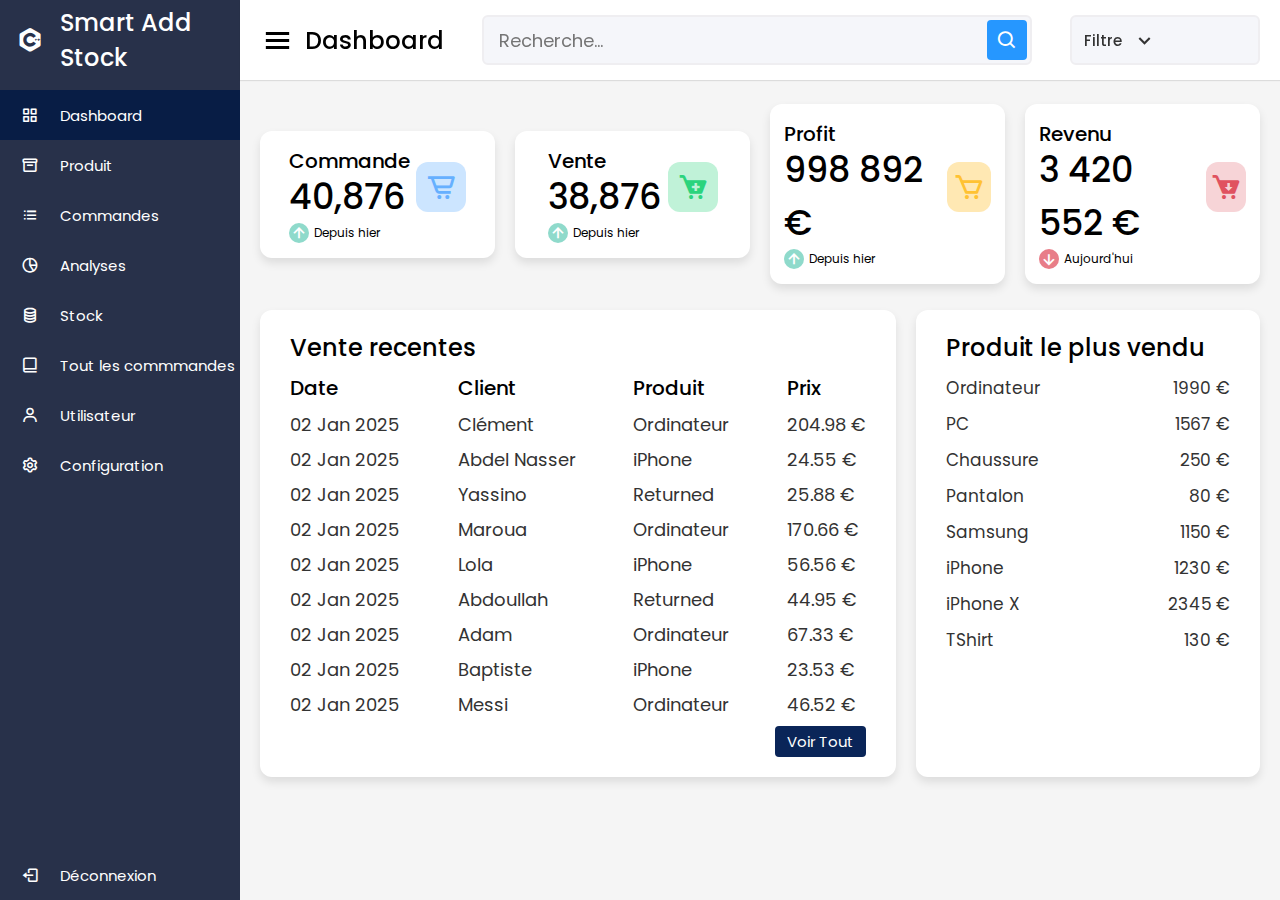
<file: gstock/index.html>
<!DOCTYPE html>
<html lang="fr" dir="ltr">
  <head>
    <meta charset="UTF-8" />
    <title>Admin Dashboard</title>
    <link rel="stylesheet" href="style.css" />
    <!-- Boxicons CDN Link -->
    <link
      href="https://unpkg.com/boxicons@2.0.7/css/boxicons.min.css"
      rel="stylesheet"
    />
    <meta name="viewport" content="width=device-width, initial-scale=1.0" />
  </head>
  <body>
    <div class="sidebar">
      <div class="logo-details">
        <i class="bx bxl-c-plus-plus"></i>
        <span class="logo_name">Smart Add Stock</span>
      </div>
      <ul class="nav-links">
        <li>
          <a href="#" class="active">
            <i class="bx bx-grid-alt"></i>
            <span class="links_name">Dashboard</span>
          </a>
        </li>
        <li>
          <a href="#">
            <i class="bx bx-box"></i>
            <span class="links_name">Produit</span>
          </a>
        </li>
        <li>
          <a href="#">
            <i class="bx bx-list-ul"></i>
            <span class="links_name">Commandes</span>
          </a>
        </li>
        <li>
          <a href="#">
            <i class="bx bx-pie-chart-alt-2"></i>
            <span class="links_name">Analyses</span>
          </a>
        </li>
        <li>
          <a href="#">
            <i class="bx bx-coin-stack"></i>
            <span class="links_name">Stock</span>
          </a>
        </li>
        <li>
          <a href="#">
            <i class="bx bx-book-alt"></i>
            <span class="links_name">Tout les commmandes</span>
          </a>
        </li>
        <li>
          <a href="#">
            <i class="bx bx-user"></i>
            <span class="links_name">Utilisateur</span>
          </a>
        </li>
        <!-- <li>
          <a href="#">
            <i class="bx bx-message" ></i>
            <span class="links_name">Messages</span>
          </a>
        </li>
        <li>
          <a href="#">
            <i class="bx bx-heart" ></i>
            <span class="links_name">Favrorites</span>
          </a>
        </li> -->
        <li>
          <a href="#">
            <i class="bx bx-cog"></i>
            <span class="links_name">Configuration</span>
          </a>
        </li>
        <li class="log_out">
          <a href="#">
            <i class="bx bx-log-out"></i>
            <span class="links_name">Déconnexion</span>
          </a>
        </li>
      </ul>
    </div>
    <section class="home-section">
      <nav>
        <div class="sidebar-button">
          <i class="bx bx-menu sidebarBtn"></i>
          <span class="dashboard">Dashboard</span>
        </div>
        <div class="search-box">
          <input type="text" placeholder="Recherche..." />
          <i class="bx bx-search"></i>
        </div>
        <div class="profile-details">
          <!--<img src="images/profile.jpg" alt="">-->
          <span class="admin_name">Filtre</span>
          <i class="bx bx-chevron-down"></i>
        </div>
      </nav>

      <div class="home-content">
        <div class="overview-boxes">
          <div class="box">
            <div class="right-side">
              <div class="box-topic">Commande</div>
              <div class="number">40,876</div>
              <div class="indicator">
                <i class="bx bx-up-arrow-alt"></i>
                <span class="text">Depuis hier</span>
              </div>
            </div>
            <i class="bx bx-cart-alt cart"></i>
          </div>
          <div class="box">
            <div class="right-side">
              <div class="box-topic">Vente</div>
              <div class="number">38,876</div>
              <div class="indicator">
                <i class="bx bx-up-arrow-alt"></i>
                <span class="text">Depuis hier</span>
              </div>
            </div>
            <i class="bx bxs-cart-add cart two"></i>
          </div>
          <div class="box">
            <div class="right-side">
              <div class="box-topic">Profit</div>
              <div class="number">998 892 €</div>
              <div class="indicator">
                <i class="bx bx-up-arrow-alt"></i>
                <span class="text">Depuis hier</span>
              </div>
            </div>
            <i class="bx bx-cart cart three"></i>
          </div>
          <div class="box">
            <div class="right-side">
              <div class="box-topic">Revenu</div>
              <div class="number">3 420 552 €</div>
              <div class="indicator">
                <i class="bx bx-down-arrow-alt down"></i>
                <span class="text">Aujourd'hui</span>
              </div>
            </div>
            <i class="bx bxs-cart-download cart four"></i>
          </div>
        </div>

        <div class="sales-boxes">
          <div class="recent-sales box">
            <div class="title">Vente recentes</div>
            <div class="sales-details">
              <ul class="details">
                <li class="topic">Date</li>
                <li><a href="#">02 Jan 2025</a></li>
                <li><a href="#">02 Jan 2025</a></li>
                <li><a href="#">02 Jan 2025</a></li>
                <li><a href="#">02 Jan 2025</a></li>
                <li><a href="#">02 Jan 2025</a></li>
                <li><a href="#">02 Jan 2025</a></li>
                <li><a href="#">02 Jan 2025</a></li>
                <li><a href="#">02 Jan 2025</a></li>
                <li><a href="#">02 Jan 2025</a></li>
              </ul>
              <ul class="details">
                <li class="topic">Client</li>
                <li><a href="#">Clément </a></li>
                <li><a href="#">Abdel Nasser</a></li>
                <li><a href="#">Yassino</a></li>
                <li><a href="#">Maroua</a></li>
                <li><a href="#">Lola</a></li>
                <li><a href="#">Abdoullah</a></li>
                <li><a href="#">Adam</a></li>
                <li><a href="#">Baptiste</a></li>
                <li><a href="#">Messi</a></li>
              </ul>
              <ul class="details">
                <li class="topic">Produit</li>
                <li><a href="#">Ordinateur</a></li>
                <li><a href="#">iPhone</a></li>
                <li><a href="#">Returned</a></li>
                <li><a href="#">Ordinateur</a></li>
                <li><a href="#">iPhone</a></li>
                <li><a href="#">Returned</a></li>
                <li><a href="#">Ordinateur</a></li>
                <li><a href="#">iPhone</a></li>
                <li><a href="#">Ordinateur</a></li>
              </ul>
              <ul class="details">
                <li class="topic">Prix</li>
                <li><a href="#">204.98 €</a></li>
                <li><a href="#">24.55 €</a></li>
                <li><a href="#">25.88 €</a></li>
                <li><a href="#">170.66 €</a></li>
                <li><a href="#">56.56 €</a></li>
                <li><a href="#">44.95 €</a></li>
                <li><a href="#">67.33 €</a></li>
                <li><a href="#">23.53 €</a></li>
                <li><a href="#">46.52 €</a></li>
              </ul>
            </div>
            <div class="button">
              <a href="#">Voir Tout</a>
            </div>
          </div>
          <div class="top-sales box">
            <div class="title">Produit le plus vendu</div>
            <ul class="top-sales-details">
              <li>
                <a href="#">
                  <!--<img src="images/sunglasses.jpg" alt="">-->
                  <span class="product">Ordinateur</span>
                </a>
                <span class="price">1990 €</span>
              </li>
              <li>
                <a href="#">
                  <!--<img src="images/jeans.jpg" alt="">-->
                  <span class="product">PC</span>
                </a>
                <span class="price">1567 €</span>
              </li>
              <li>
                <a href="#">
                  <!-- <img src="images/nike.jpg" alt="">-->
                  <span class="product">Chaussure</span>
                </a>
                <span class="price">250 €</span>
              </li>
              <li>
                <a href="#">
                  <!--<img src="images/scarves.jpg" alt="">-->
                  <span class="product">Pantalon</span>
                </a>
                <span class="price">80 €</span>
              </li>
              <li>
                <a href="#">
                  <!--<img src="images/blueBag.jpg" alt="">-->
                  <span class="product">Samsung</span>
                </a>
                <span class="price">1150 €</span>
              </li>
              <li>
                <a href="#">
                  <!--<img src="images/bag.jpg" alt="">-->
                  <span class="product">iPhone</span>
                </a>
                <span class="price">1230 €</span>
              </li>

              <li>
                <a href="#">
                  <!--<img src="images/addidas.jpg" alt="">-->
                  <span class="product">iPhone X</span>
                </a>
                <span class="price">2345 €</span>
              </li>
              <li>
                <a href="#">
                  <!--<img src="images/shirt.jpg" alt="">-->
                  <span class="product">TShirt</span>
                </a>
                <span class="price">130 €</span>
              </li>
            </ul>
          </div>
        </div>
      </div>
    </section>

    <script>
      let sidebar = document.querySelector(".sidebar");
      let sidebarBtn = document.querySelector(".sidebarBtn");
      sidebarBtn.onclick = function () {
        sidebar.classList.toggle("active");
        if (sidebar.classList.contains("active")) {
          sidebarBtn.classList.replace("bx-menu", "bx-menu-alt-right");
        } else sidebarBtn.classList.replace("bx-menu-alt-right", "bx-menu");
      };
    </script>
  </body>
</html>
</file>
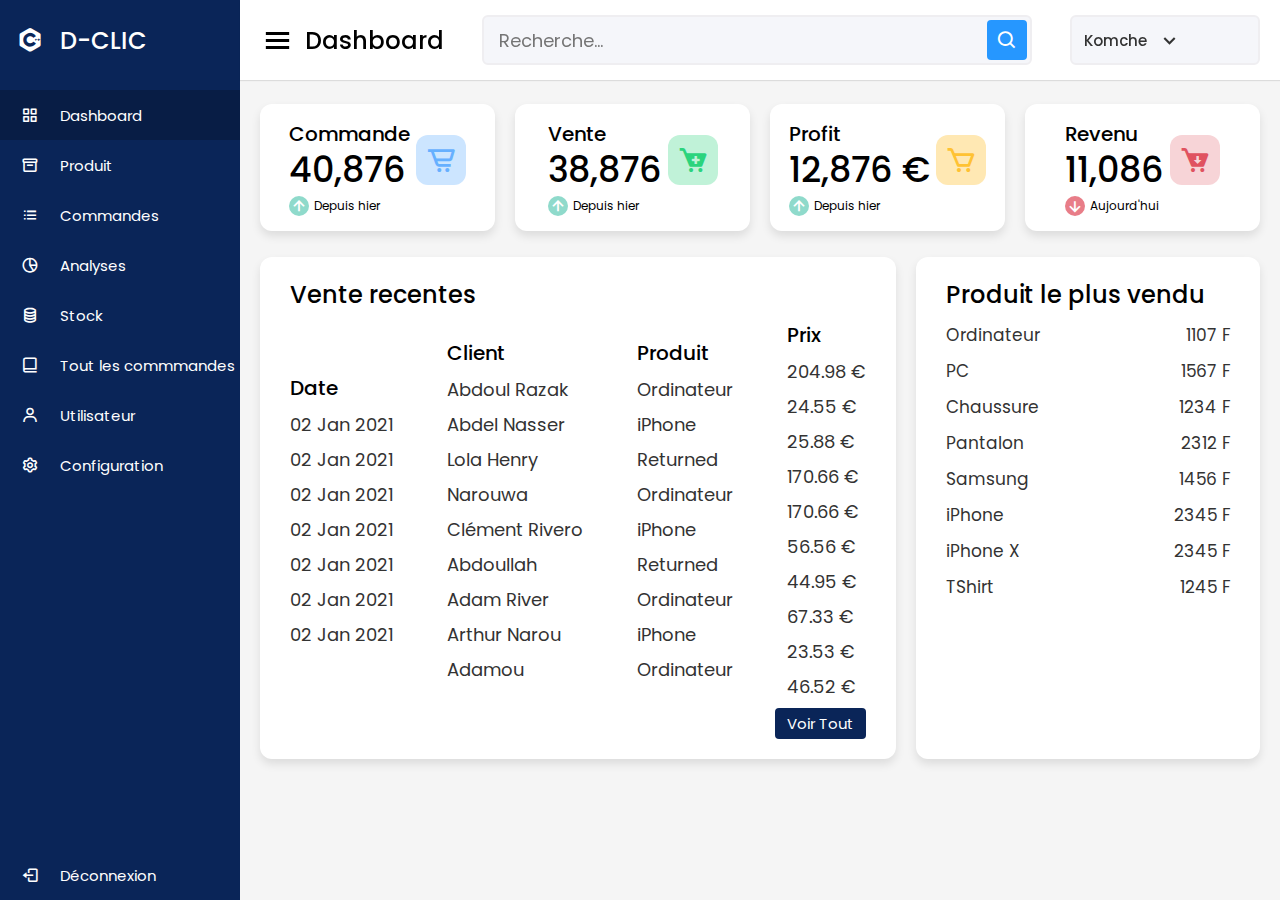
<file: SMART ADD STOCK2/index.html>
<!DOCTYPE html>
<html lang="fr" dir="ltr">
  <head>
    <meta charset="UTF-8" />
    <title>Admin Dashboard</title>
    <link rel="stylesheet" href="style.css" />
    <!-- Boxicons CDN Link -->
    <link
      href="https://unpkg.com/boxicons@2.0.7/css/boxicons.min.css"
      rel="stylesheet"
    />
    <meta name="viewport" content="width=device-width, initial-scale=1.0" />
  </head>
  <body>
    <div class="sidebar">
      <div class="logo-details">
        <i class="bx bxl-c-plus-plus"></i>
        <span class="logo_name">D-CLIC</span>
      </div>
      <ul class="nav-links">
        <li>
          <a href="#" class="active">
            <i class="bx bx-grid-alt"></i>
            <span class="links_name">Dashboard</span>
          </a>
        </li>
        <li>
          <a href="#">
            <i class="bx bx-box"></i>
            <span class="links_name">Produit</span>
          </a>
        </li>
        <li>
          <a href="#">
            <i class="bx bx-list-ul"></i>
            <span class="links_name">Commandes</span>
          </a>
        </li>
        <li>
          <a href="#">
            <i class="bx bx-pie-chart-alt-2"></i>
            <span class="links_name">Analyses</span>
          </a>
        </li>
        <li>
          <a href="#">
            <i class="bx bx-coin-stack"></i>
            <span class="links_name">Stock</span>
          </a>
        </li>
        <li>
          <a href="#">
            <i class="bx bx-book-alt"></i>
            <span class="links_name">Tout les commmandes</span>
          </a>
        </li>
        <li>
          <a href="#">
            <i class="bx bx-user"></i>
            <span class="links_name">Utilisateur</span>
          </a>
        </li>
        <!-- <li>
          <a href="#">
            <i class="bx bx-message" ></i>
            <span class="links_name">Messages</span>
          </a>
        </li>
        <li>
          <a href="#">
            <i class="bx bx-heart" ></i>
            <span class="links_name">Favrorites</span>
          </a>
        </li> -->
        <li>
          <a href="#">
            <i class="bx bx-cog"></i>
            <span class="links_name">Configuration</span>
          </a>
        </li>
        <li class="log_out">
          <a href="#">
            <i class="bx bx-log-out"></i>
            <span class="links_name">Déconnexion</span>
          </a>
        </li>
      </ul>
    </div>
    <section class="home-section">
      <nav>
        <div class="sidebar-button">
          <i class="bx bx-menu sidebarBtn"></i>
          <span class="dashboard">Dashboard</span>
        </div>
        <div class="search-box">
          <input type="text" placeholder="Recherche..." />
          <i class="bx bx-search"></i>
        </div>
        <div class="profile-details">
          <!--<img src="images/profile.jpg" alt="">-->
          <span class="admin_name">Komche</span>
          <i class="bx bx-chevron-down"></i>
        </div>
      </nav>

      <div class="home-content">
        <div class="overview-boxes">
          <div class="box">
            <div class="right-side">
              <div class="box-topic">Commande</div>
              <div class="number">40,876</div>
              <div class="indicator">
                <i class="bx bx-up-arrow-alt"></i>
                <span class="text">Depuis hier</span>
              </div>
            </div>
            <i class="bx bx-cart-alt cart"></i>
          </div>
          <div class="box">
            <div class="right-side">
              <div class="box-topic">Vente</div>
              <div class="number">38,876</div>
              <div class="indicator">
                <i class="bx bx-up-arrow-alt"></i>
                <span class="text">Depuis hier</span>
              </div>
            </div>
            <i class="bx bxs-cart-add cart two"></i>
          </div>
          <div class="box">
            <div class="right-side">
              <div class="box-topic">Profit</div>
              <div class="number">12,876 €</div>
              <div class="indicator">
                <i class="bx bx-up-arrow-alt"></i>
                <span class="text">Depuis hier</span>
              </div>
            </div>
            <i class="bx bx-cart cart three"></i>
          </div>
          <div class="box">
            <div class="right-side">
              <div class="box-topic">Revenu</div>
              <div class="number">11,086</div>
              <div class="indicator">
                <i class="bx bx-down-arrow-alt down"></i>
                <span class="text">Aujourd'hui</span>
              </div>
            </div>
            <i class="bx bxs-cart-download cart four"></i>
          </div>
        </div>

        <div class="sales-boxes">
          <div class="recent-sales box">
            <div class="title">Vente recentes</div>
            <div class="sales-details">
              <ul class="details">
                <li class="topic">Date</li>
                <li><a href="#">02 Jan 2021</a></li>
                <li><a href="#">02 Jan 2021</a></li>
                <li><a href="#">02 Jan 2021</a></li>
                <li><a href="#">02 Jan 2021</a></li>
                <li><a href="#">02 Jan 2021</a></li>
                <li><a href="#">02 Jan 2021</a></li>
                <li><a href="#">02 Jan 2021</a></li>
              </ul>
              <ul class="details">
                <li class="topic">Client</li>
                <li><a href="#">Abdoul Razak</a></li>
                <li><a href="#">Abdel Nasser</a></li>
                <li><a href="#">Lola Henry</a></li>
                <li><a href="#">Narouwa </a></li>
                <li><a href="#">Clément Rivero</a></li>
                <li><a href="#">Abdoullah</a></li>
                <li><a href="#">Adam River</a></li>
                <li><a href="#">Arthur Narou</a></li>
                <li><a href="#">Adamou </a></li>
              </ul>
              <ul class="details">
                <li class="topic">Produit</li>
                <li><a href="#">Ordinateur</a></li>
                <li><a href="#">iPhone</a></li>
                <li><a href="#">Returned</a></li>
                <li><a href="#">Ordinateur</a></li>
                <li><a href="#">iPhone</a></li>
                <li><a href="#">Returned</a></li>
                <li><a href="#">Ordinateur</a></li>
                <li><a href="#">iPhone</a></li>
                <li><a href="#">Ordinateur</a></li>
              </ul>
              <ul class="details">
                <li class="topic">Prix</li>
                <li><a href="#">204.98 €</a></li>
                <li><a href="#">24.55 €</a></li>
                <li><a href="#">25.88 €</a></li>
                <li><a href="#">170.66 €</a></li>
                <li><a href="#">170.66 €</a></li>
                <li><a href="#">56.56 €</a></li>
                <li><a href="#">44.95 €</a></li>
                <li><a href="#">67.33 €</a></li>
                <li><a href="#">23.53 €</a></li>
                <li><a href="#">46.52 €</a></li>
              </ul>
            </div>
            <div class="button">
              <a href="#">Voir Tout</a>
            </div>
          </div>
          <div class="top-sales box">
            <div class="title">Produit le plus vendu</div>
            <ul class="top-sales-details">
              <li>
                <a href="#">
                  <!--<img src="images/sunglasses.jpg" alt="">-->
                  <span class="product">Ordinateur</span>
                </a>
                <span class="price">1107 F</span>
              </li>
              <li>
                <a href="#">
                  <!--<img src="images/jeans.jpg" alt="">-->
                  <span class="product">PC</span>
                </a>
                <span class="price">1567 F</span>
              </li>
              <li>
                <a href="#">
                  <!-- <img src="images/nike.jpg" alt="">-->
                  <span class="product">Chaussure</span>
                </a>
                <span class="price">1234 F</span>
              </li>
              <li>
                <a href="#">
                  <!--<img src="images/scarves.jpg" alt="">-->
                  <span class="product">Pantalon</span>
                </a>
                <span class="price">2312 F</span>
              </li>
              <li>
                <a href="#">
                  <!--<img src="images/blueBag.jpg" alt="">-->
                  <span class="product">Samsung</span>
                </a>
                <span class="price">1456 F</span>
              </li>
              <li>
                <a href="#">
                  <!--<img src="images/bag.jpg" alt="">-->
                  <span class="product">iPhone</span>
                </a>
                <span class="price">2345 F</span>
              </li>

              <li>
                <a href="#">
                  <!--<img src="images/addidas.jpg" alt="">-->
                  <span class="product">iPhone X</span>
                </a>
                <span class="price">2345 F</span>
              </li>
              <li>
                <a href="#">
                  <!--<img src="images/shirt.jpg" alt="">-->
                  <span class="product">TShirt</span>
                </a>
                <span class="price">1245 F</span>
              </li>
            </ul>
          </div>
        </div>
      </div>
    </section>

    <script>
      let sidebar = document.querySelector(".sidebar");
      let sidebarBtn = document.querySelector(".sidebarBtn");
      sidebarBtn.onclick = function () {
        sidebar.classList.toggle("active");
        if (sidebar.classList.contains("active")) {
          sidebarBtn.classList.replace("bx-menu", "bx-menu-alt-right");
        } else sidebarBtn.classList.replace("bx-menu-alt-right", "bx-menu");
      };
    </script>
  </body>
</html>
</file>
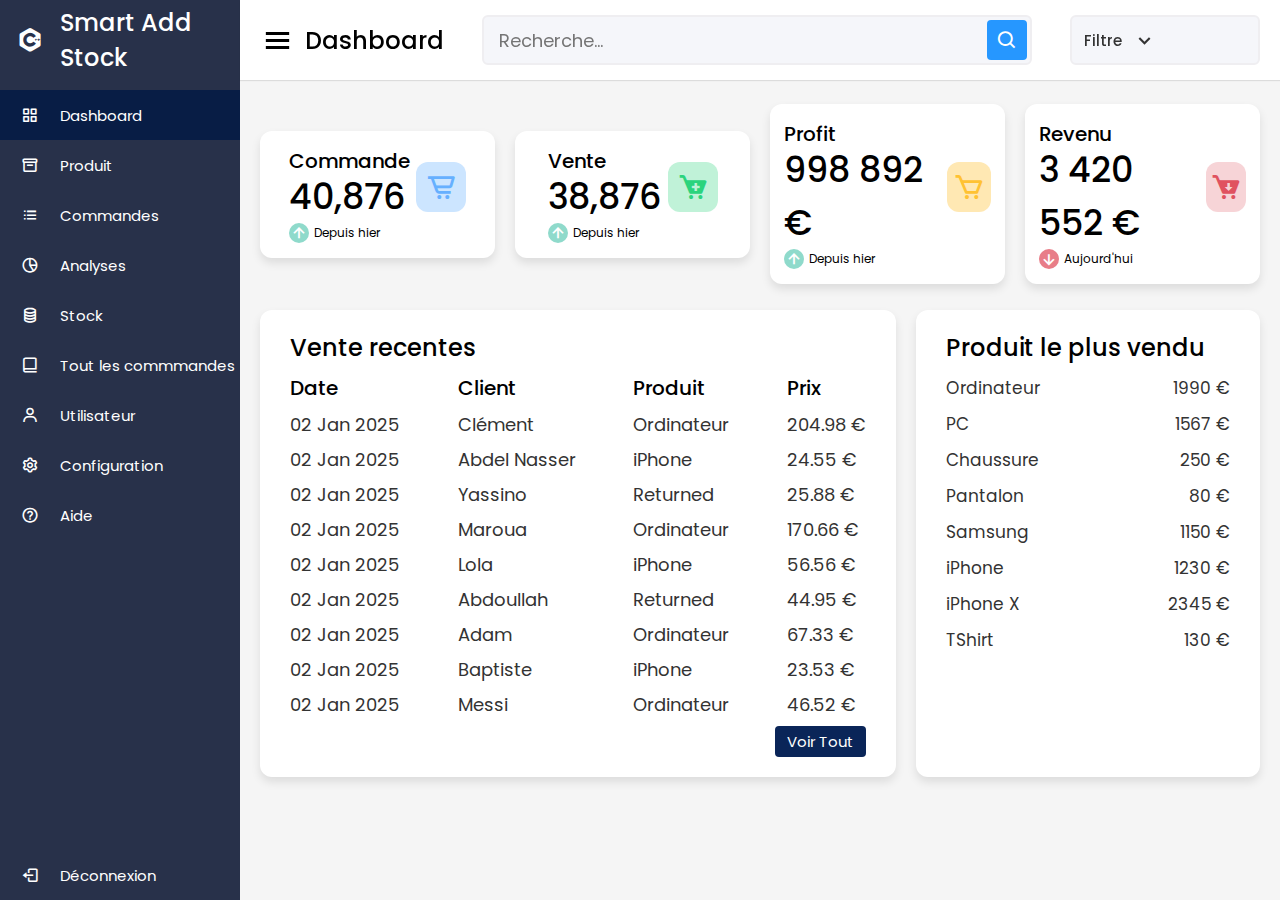
<file: SMART ADD STOCK2/Add-Stock-main/Add-Stock-main/Tableaudebord/index.html>
<!DOCTYPE html>
<html lang="fr" dir="ltr">
  <head>
    <meta charset="UTF-8" />
    <title>Admin Dashboard</title>
    <link rel="stylesheet" href="style.css" />
    <!-- Boxicons CDN Link -->
    <link
      href="https://unpkg.com/boxicons@2.0.7/css/boxicons.min.css"
      rel="stylesheet"
    />
    <meta name="viewport" content="width=device-width, initial-scale=1.0" />
  </head>
  <body>
    <div class="sidebar">
      <div class="logo-details">
        <i class="bx bxl-c-plus-plus"></i>
        <span class="logo_name">Smart Add Stock</span>
      </div>
      <ul class="nav-links">
        <li>
          <a href="#" class="active">
            <i class="bx bx-grid-alt"></i>
            <span class="links_name">Dashboard</span>
          </a>
        </li>
        <li>
          <a href="#">
            <i class="bx bx-box"></i>
            <span class="links_name">Produit</span>
          </a>
        </li>
        <li>
          <a href="#">
            <i class="bx bx-list-ul"></i>
            <span class="links_name">Commandes</span>
          </a>
        </li>
        <li>
          <a href="#">
            <i class="bx bx-pie-chart-alt-2"></i>
            <span class="links_name">Analyses</span>
          </a>
        </li>
        <li>
          <a href="#">
            <i class="bx bx-coin-stack"></i>
            <span class="links_name">Stock</span>
          </a>
        </li>
        <li>
          <a href="#">
            <i class="bx bx-book-alt"></i>
            <span class="links_name">Tout les commmandes</span>
          </a>
        </li>
        <li>
          <a href="#">
            <i class="bx bx-user"></i>
            <span class="links_name">Utilisateur</span>
          </a>
        </li>
        <!-- <li>
          <a href="#">
            <i class="bx bx-message" ></i>
            <span class="links_name">Messages</span>
          </a>
        </li>
        <li>
          <a href="#">
            <i class="bx bx-heart" ></i>
            <span class="links_name">Favrorites</span>
          </a>
        </li> -->
        <li>
          <a href="#">
            <i class="bx bx-cog"></i>
            <span class="links_name">Configuration</span>
          </a>
        </li>
        <li>
          <a href="#">
            <i class='bx bx-help-circle' ></i>
            <span class="links_name">Aide</span>
          </a>
        </li>
        <li class="log_out">
          <a href="#">
            <i class="bx bx-log-out"></i>
            <span class="links_name">Déconnexion</span>
          </a>
        </li>
      </ul>
    </div>
    <section class="home-section">
      <nav>
        <div class="sidebar-button">
          <i class="bx bx-menu sidebarBtn"></i>
          <span class="dashboard">Dashboard</span>
        </div>
        <div class="search-box">
          <input type="text" placeholder="Recherche..." />
          <i class="bx bx-search"></i>
        </div>
        <div class="profile-details">
          <!--<img src="images/profile.jpg" alt="">-->
          <span class="admin_name">Filtre</span>
          <i class="bx bx-chevron-down"></i>
        </div>
      </nav>

      <div class="home-content">
        <div class="overview-boxes">
          <div class="box">
            <div class="right-side">
              <div class="box-topic">Commande</div>
              <div class="number">40,876</div>
              <div class="indicator">
                <i class="bx bx-up-arrow-alt"></i>
                <span class="text">Depuis hier</span>
              </div>
            </div>
            <i class="bx bx-cart-alt cart"></i>
          </div>
          <div class="box">
            <div class="right-side">
              <div class="box-topic">Vente</div>
              <div class="number">38,876</div>
              <div class="indicator">
                <i class="bx bx-up-arrow-alt"></i>
                <span class="text">Depuis hier</span>
              </div>
            </div>
            <i class="bx bxs-cart-add cart two"></i>
          </div>
          <div class="box">
            <div class="right-side">
              <div class="box-topic">Profit</div>
              <div class="number">998 892 €</div>
              <div class="indicator">
                <i class="bx bx-up-arrow-alt"></i>
                <span class="text">Depuis hier</span>
              </div>
            </div>
            <i class="bx bx-cart cart three"></i>
          </div>
          <div class="box">
            <div class="right-side">
              <div class="box-topic">Revenu</div>
              <div class="number">3 420 552 €</div>
              <div class="indicator">
                <i class="bx bx-down-arrow-alt down"></i>
                <span class="text">Aujourd'hui</span>
              </div>
            </div>
            <i class="bx bxs-cart-download cart four"></i>
          </div>
        </div>

        <div class="sales-boxes">
          <div class="recent-sales box">
            <div class="title">Vente recentes</div>
            <div class="sales-details">
              <ul class="details">
                <li class="topic">Date</li>
                <li><a href="#">02 Jan 2025</a></li>
                <li><a href="#">02 Jan 2025</a></li>
                <li><a href="#">02 Jan 2025</a></li>
                <li><a href="#">02 Jan 2025</a></li>
                <li><a href="#">02 Jan 2025</a></li>
                <li><a href="#">02 Jan 2025</a></li>
                <li><a href="#">02 Jan 2025</a></li>
                <li><a href="#">02 Jan 2025</a></li>
                <li><a href="#">02 Jan 2025</a></li>
              </ul>
              <ul class="details">
                <li class="topic">Client</li>
                <li><a href="#">Clément </a></li>
                <li><a href="#">Abdel Nasser</a></li>
                <li><a href="#">Yassino</a></li>
                <li><a href="#">Maroua</a></li>
                <li><a href="#">Lola</a></li>
                <li><a href="#">Abdoullah</a></li>
                <li><a href="#">Adam</a></li>
                <li><a href="#">Baptiste</a></li>
                <li><a href="#">Messi</a></li>
              </ul>
              <ul class="details">
                <li class="topic">Produit</li>
                <li><a href="#">Ordinateur</a></li>
                <li><a href="#">iPhone</a></li>
                <li><a href="#">Returned</a></li>
                <li><a href="#">Ordinateur</a></li>
                <li><a href="#">iPhone</a></li>
                <li><a href="#">Returned</a></li>
                <li><a href="#">Ordinateur</a></li>
                <li><a href="#">iPhone</a></li>
                <li><a href="#">Ordinateur</a></li>
              </ul>
              <ul class="details">
                <li class="topic">Prix</li>
                <li><a href="#">204.98 €</a></li>
                <li><a href="#">24.55 €</a></li>
                <li><a href="#">25.88 €</a></li>
                <li><a href="#">170.66 €</a></li>
                <li><a href="#">56.56 €</a></li>
                <li><a href="#">44.95 €</a></li>
                <li><a href="#">67.33 €</a></li>
                <li><a href="#">23.53 €</a></li>
                <li><a href="#">46.52 €</a></li>
              </ul>
            </div>
            <div class="button">
              <a href="#">Voir Tout</a>
            </div>
          </div>
          <div class="top-sales box">
            <div class="title">Produit le plus vendu</div>
            <ul class="top-sales-details">
              <li>
                <a href="#">
                  <!--<img src="images/sunglasses.jpg" alt="">-->
                  <span class="product">Ordinateur</span>
                </a>
                <span class="price">1990 €</span>
              </li>
              <li>
                <a href="#">
                  <!--<img src="images/jeans.jpg" alt="">-->
                  <span class="product">PC</span>
                </a>
                <span class="price">1567 €</span>
              </li>
              <li>
                <a href="#">
                  <!-- <img src="images/nike.jpg" alt="">-->
                  <span class="product">Chaussure</span>
                </a>
                <span class="price">250 €</span>
              </li>
              <li>
                <a href="#">
                  <!--<img src="images/scarves.jpg" alt="">-->
                  <span class="product">Pantalon</span>
                </a>
                <span class="price">80 €</span>
              </li>
              <li>
                <a href="#">
                  <!--<img src="images/blueBag.jpg" alt="">-->
                  <span class="product">Samsung</span>
                </a>
                <span class="price">1150 €</span>
              </li>
              <li>
                <a href="#">
                  <!--<img src="images/bag.jpg" alt="">-->
                  <span class="product">iPhone</span>
                </a>
                <span class="price">1230 €</span>
              </li>

              <li>
                <a href="#">
                  <!--<img src="images/addidas.jpg" alt="">-->
                  <span class="product">iPhone X</span>
                </a>
                <span class="price">2345 €</span>
              </li>
              <li>
                <a href="#">
                  <!--<img src="images/shirt.jpg" alt="">-->
                  <span class="product">TShirt</span>
                </a>
                <span class="price">130 €</span>
              </li>
            </ul>
          </div>
        </div>
      </div>
    </section>

    <script>
      let sidebar = document.querySelector(".sidebar");
      let sidebarBtn = document.querySelector(".sidebarBtn");
      sidebarBtn.onclick = function () {
        sidebar.classList.toggle("active");
        if (sidebar.classList.contains("active")) {
          sidebarBtn.classList.replace("bx-menu", "bx-menu-alt-right");
        } else sidebarBtn.classList.replace("bx-menu-alt-right", "bx-menu");
      };
    </script>
  </body>
</html>
</file>
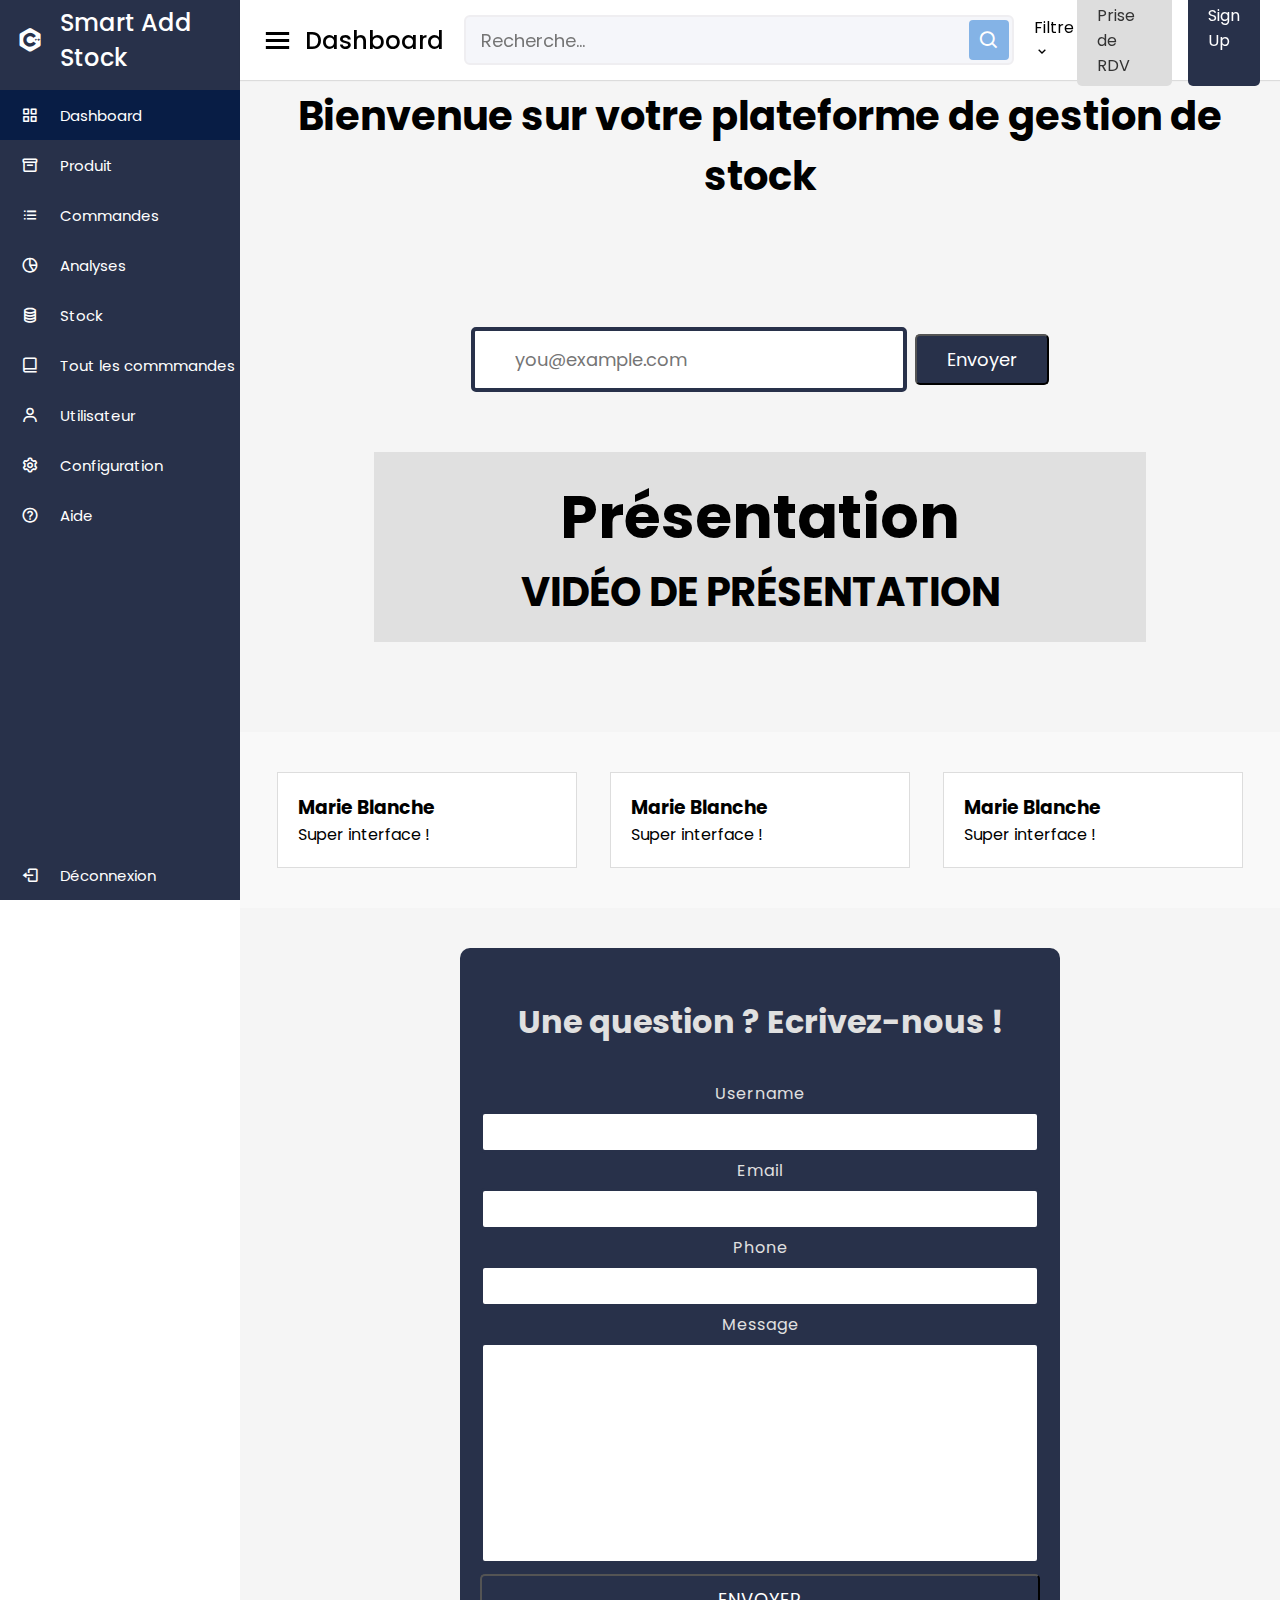
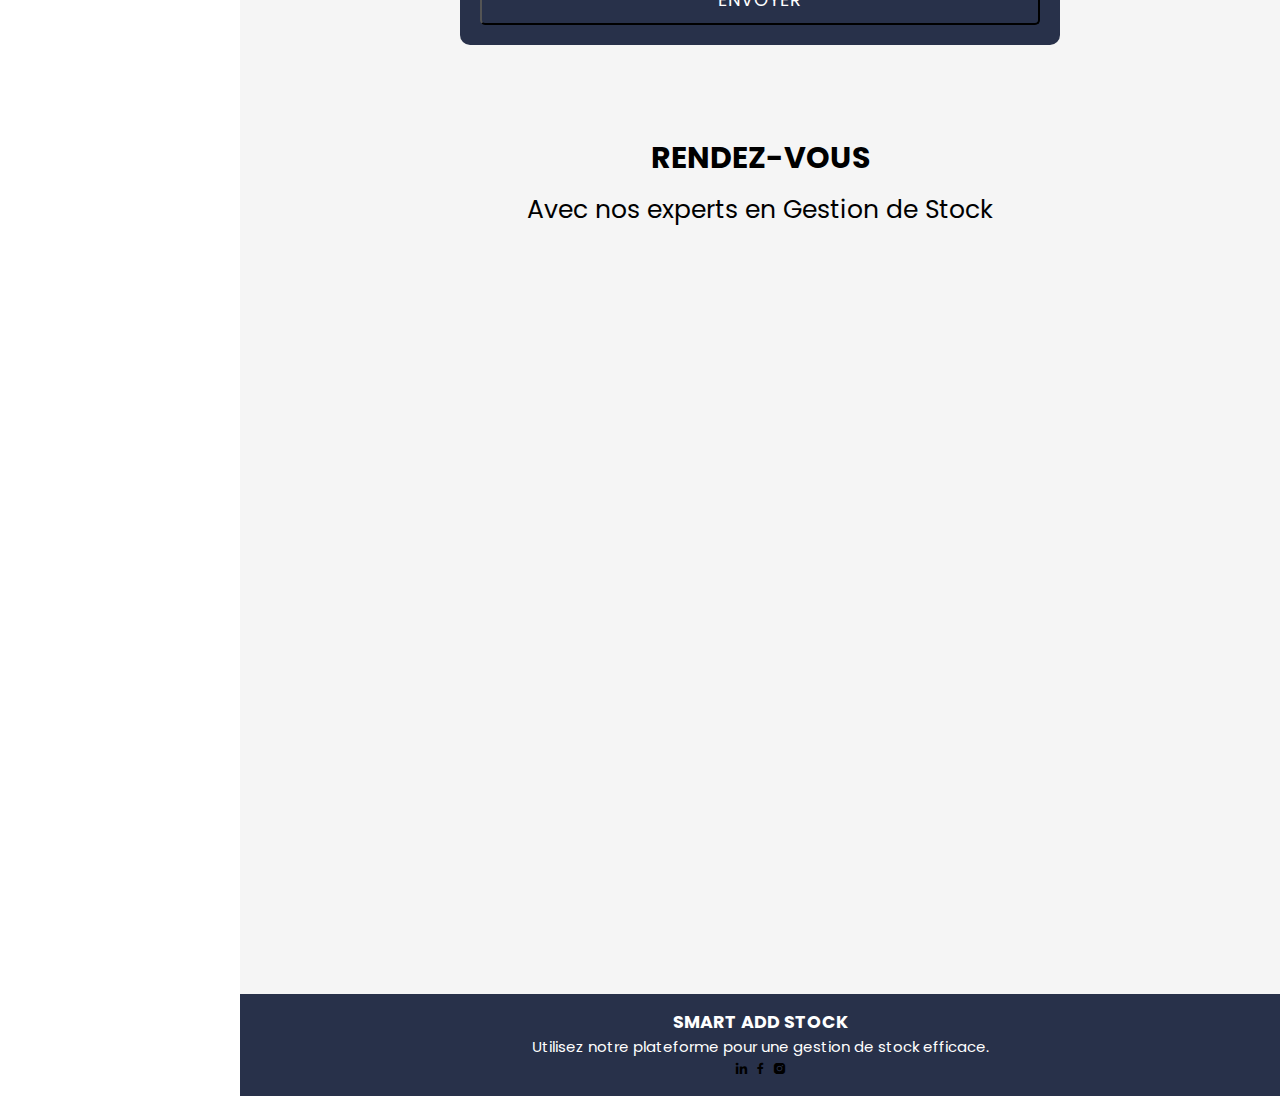
<file: SMART ADD STOCK2/Add-Stock-main/Add-Stock-main/Présentation/presentation.html>
<!DOCTYPE html>
<html lang="fr" dir="ltr">
  <head>
    <meta charset="UTF-8" />
    <title>Présentation</title>
    <link rel="stylesheet" href="stylepresentation.css" />
    <!-- Boxicons CDN Link -->
    <link
      href="https://unpkg.com/boxicons@2.0.7/css/boxicons.min.css"
      rel="stylesheet"
    />
    <meta name="viewport" content="width=device-width, initial-scale=1.0" />
  </head>
  <body>

    <!-- Sidebar Start -->
    <div class="sidebar">
      <div class="logo-details">
        <i class="bx bxl-c-plus-plus"></i>
        <span class="logo_name">Smart Add Stock</span>
      </div>
      <ul class="nav-links">
        <li>
          <a href="#" class="active">
            <i class="bx bx-grid-alt"></i>
            <span class="links_name">Dashboard</span>
          </a>
        </li>
        <li>
          <a href="#">
            <i class="bx bx-box"></i>
            <span class="links_name">Produit</span>
          </a>
        </li>
        <li>
          <a href="#">
            <i class="bx bx-list-ul"></i>
            <span class="links_name">Commandes</span>
          </a>
        </li>
        <li>
          <a href="#">
            <i class="bx bx-pie-chart-alt-2"></i>
            <span class="links_name">Analyses</span>
          </a>
        </li>
        <li>
          <a href="#">
            <i class="bx bx-coin-stack"></i>
            <span class="links_name">Stock</span>
          </a>
        </li>
        <li>
          <a href="#">
            <i class="bx bx-book-alt"></i>
            <span class="links_name">Tout les commmandes</span>
          </a>
        </li>
        <li>
          <a href="#">
            <i class="bx bx-user"></i>
            <span class="links_name">Utilisateur</span>
          </a>
        </li>
        <!-- <li>
          <a href="#">
            <i class="bx bx-message" ></i>
            <span class="links_name">Messages</span>
          </a>
        </li>
        <li>
          <a href="#">
            <i class="bx bx-heart" ></i>
            <span class="links_name">Favrorites</span>
          </a>
        </li> -->
        <li>
          <a href="#">
            <i class="bx bx-cog"></i>
            <span class="links_name">Configuration</span>
          </a>
        </li>
        <li>
          <a href="#">
            <i class='bx bx-help-circle' ></i>
            <span class="links_name">Aide</span>
          </a>
        </li>
        <li class="log_out">
          <a href="#">
            <i class="bx bx-log-out"></i>
            <span class="links_name">Déconnexion</span>
          </a>
        </li>
      </ul>
    </div>
    <section class="home-section">
      <nav>
        <div class="sidebar-button">
          <i class="bx bx-menu sidebarBtn"></i>
          <span class="dashboard">Dashboard</span>
        </div>
        <div class="search-box">
          <input type="text" placeholder="Recherche..." />
          <i class="bx bx-search"></i>
        </div>
        <div class="profile-details">
          <!--<img src="images/profile.jpg" alt="">-->
          <span class="admin_name">Filtre</span>
          <i class="bx bx-chevron-down"></i>
        </div>
        <div class="nav-buttons">
          <a href="#" class="rdv">Prise de RDV</a>
          <a href="#" class="sign-up">Sign Up</a>
      </div>
      </nav>
  
  <!-- Présentation -->
  <section class="presentation">
      <h1>Bienvenue sur votre plateforme de gestion de stock<h1>
      <form class="email-form">
          <input type="email" placeholder="you@example.com" aria-label="Votre email">
          <button type="submit" class="btn-submit">Envoyer</button>
      </form>
      <div class="video-section">
          <h2>Présentation</h2>
          <div class="video-box">VIDÉO DE PRÉSENTATION</div>
      </div>
  </section>

  <!-- Avis -->
  <section class="reviews">
      <div class="review-card">
          <h3>Marie Blanche</h3>
          <p>Super interface !</p>
      </div>
      <div class="review-card">
          <h3>Marie Blanche</h3>
          <p>Super interface !</p>
      </div>
      <div class="review-card">
          <h3>Marie Blanche</h3>
          <p>Super interface !</p>
      </div>
  </section>

      <!-- Formulaire de Contact -->
    <section class="contact-form">
      
      <form class="form" action="phpform.php" method="post">
          <h1> Une question ? Ecrivez-nous ! </h1>
          
          <label>Username</label>
          <input type="text" name = "username"required>
          <label>Email</label>
          <input type="email" name="email"required>
          <label>Phone</label>
          <input type="number" name="phone"required>
          <label>Message</label>
          <textarea name="message"cols="30" rows="10" required></textarea>
          <button type="submit" class="btn-submit">Envoyer</button>
      </form>
      <div id="statut"></div>
    </section>

       <!-- Calendar RDV Calendly -->

      <!-- Calendrier -->
    <section class="calendar">
      <h2>RENDEZ-VOUS</h2>
        <p>Avec nos experts en Gestion de Stock</p>
       <!-- Calendly inline widget begin -->
      <div class="calendly-inline-widget" data-url="https://calendly.com/mogoqmnr/rendez-vous-visio" style="min-width:320px;height:700px;"></div>
      <script type="text/javascript" src="https://assets.calendly.com/assets/external/widget.js" async></script>
      <!-- Calendly inline widget end -->
  </section>     
  
  <!-- Footer -->
  <footer class="footer">
    <div class="footer-content">
        <h3>SMART ADD STOCK</h3>
        <p>Utilisez notre plateforme pour une gestion de stock efficace.</p>
    </div>

    <div class="social-icons">
        <a href="#"><i class='bx bxl-linkedin'></i></a>
        <a href="#"><i class='bx bxl-facebook'></i></a>
        <a href="#"><i class='bx bxl-instagram-alt' ></i></a>
      </div>
  </footer>


    <script>
      let sidebar = document.querySelector(".sidebar");
      let sidebarBtn = document.querySelector(".sidebarBtn");
      sidebarBtn.onclick = function () {
        sidebar.classList.toggle("active");
        if (sidebar.classList.contains("active")) {
          sidebarBtn.classList.replace("bx-menu", "bx-menu-alt-right");
        } else sidebarBtn.classList.replace("bx-menu-alt-right", "bx-menu");
      };
    </script>
  </body>
</html>
</file>
<file: gstock/style.css>
/* Googlefont Poppins CDN Link */
@import url("https://fonts.googleapis.com/css2?family=Poppins:wght@200;300;400;500;600;700&display=swap");
* {
  margin: 0;
  padding: 0;
  box-sizing: border-box;
  font-family: "Poppins", sans-serif;
}
.sidebar {
  position: fixed;
  height: 100%;
  width: 240px;
  background: #28314a;
  transition: all 0.5s ease;
}
.sidebar.active {
  width: 60px;
}
.sidebar .logo-details {
  height: 80px;
  display: flex;
  align-items: center;
}
.sidebar .logo-details i {
  font-size: 28px;
  font-weight: 500;
  color: #fff;
  min-width: 60px;
  text-align: center;
}
.sidebar .logo-details .logo_name {
  color: #fff;
  font-size: 24px;
  font-weight: 500;
}
.sidebar .nav-links {
  margin-top: 10px;
}
.sidebar .nav-links li {
  position: relative;
  list-style: none;
  height: 50px;
}
.sidebar .nav-links li a {
  height: 100%;
  width: 100%;
  display: flex;
  align-items: center;
  text-decoration: none;
  transition: all 0.4s ease;
}
.sidebar .nav-links li a.active {
  background: #081d45;
}
.sidebar .nav-links li a:hover {
  background: #595bc7;
}
.sidebar .nav-links li i {
  min-width: 60px;
  text-align: center;
  font-size: 18px;
  color: #fff;
}
.sidebar .nav-links li a .links_name {
  color: #fff;
  font-size: 15px;
  font-weight: 400;
  white-space: nowrap;
}
.sidebar .nav-links .log_out {
  position: absolute;
  bottom: 0;
  width: 100%;
}
.home-section {
  position: relative;
  background: #f5f5f5;
  min-height: 100vh;
  width: calc(100% - 240px);
  left: 240px;
  transition: all 0.5s ease;
}
.sidebar.active ~ .home-section {
  width: calc(100% - 60px);
  left: 60px;
}
.home-section nav {
  display: flex;
  justify-content: space-between;
  height: 80px;
  background: #fff;
  display: flex;
  align-items: center;
  position: fixed;
  width: calc(100% - 240px);
  left: 240px;
  z-index: 100;
  padding: 0 20px;
  box-shadow: 0 1px 1px rgba(0, 0, 0, 0.1);
  transition: all 0.5s ease;
}
.sidebar.active ~ .home-section nav {
  left: 60px;
  width: calc(100% - 60px);
}
.home-section nav .sidebar-button {
  display: flex;
  align-items: center;
  font-size: 24px;
  font-weight: 500;
}
nav .sidebar-button i {
  font-size: 35px;
  margin-right: 10px;
}
.home-section nav .search-box {
  position: relative;
  height: 50px;
  max-width: 550px;
  width: 100%;
  margin: 0 20px;
}
nav .search-box input {
  height: 100%;
  width: 100%;
  outline: none;
  background: #f5f6fa;
  border: 2px solid #efeef1;
  border-radius: 6px;
  font-size: 18px;
  padding: 0 15px;
}
nav .search-box .bx-search {
  position: absolute;
  height: 40px;
  width: 40px;
  background: #2697ff;
  right: 5px;
  top: 50%;
  transform: translateY(-50%);
  border-radius: 4px;
  line-height: 40px;
  text-align: center;
  color: #fff;
  font-size: 22px;
  transition: all 0.4 ease;
}
.home-section nav .profile-details {
  display: flex;
  align-items: center;
  background: #f5f6fa;
  border: 2px solid #efeef1;
  border-radius: 6px;
  height: 50px;
  min-width: 190px;
  padding: 0 15px 0 2px;
}
nav .profile-details img {
  height: 40px;
  width: 40px;
  border-radius: 6px;
  object-fit: cover;
}
nav .profile-details .admin_name {
  font-size: 15px;
  font-weight: 500;
  color: #333;
  margin: 0 10px;
  white-space: nowrap;
}
nav .profile-details i {
  font-size: 25px;
  color: #333;
}
.home-section .home-content {
  position: relative;
  padding-top: 104px;
}
.home-content .overview-boxes {
  display: flex;
  align-items: center;
  justify-content: space-between;
  flex-wrap: wrap;
  padding: 0 20px;
  margin-bottom: 26px;
}
.overview-boxes .box {
  display: flex;
  align-items: center;
  justify-content: center;
  width: calc(100% / 4 - 15px);
  background: #fff;
  padding: 15px 14px;
  border-radius: 12px;
  box-shadow: 0 5px 10px rgba(0, 0, 0, 0.1);
}
.overview-boxes .box-topic {
  font-size: 20px;
  font-weight: 500;
}
.home-content .box .number {
  display: inline-block;
  font-size: 35px;
  margin-top: -6px;
  font-weight: 500;
}
.home-content .box .indicator {
  display: flex;
  align-items: center;
}
.home-content .box .indicator i {
  height: 20px;
  width: 20px;
  background: #8fdacb;
  line-height: 20px;
  text-align: center;
  border-radius: 50%;
  color: #fff;
  font-size: 20px;
  margin-right: 5px;
}
.box .indicator i.down {
  background: #e87d88;
}
.home-content .box .indicator .text {
  font-size: 12px;
}
.home-content .box .cart {
  display: inline-block;
  font-size: 32px;
  height: 50px;
  width: 50px;
  background: #cce5ff;
  line-height: 50px;
  text-align: center;
  color: #66b0ff;
  border-radius: 12px;
  margin: -15px 0 0 6px;
}
.home-content .box .cart.two {
  color: #2bd47d;
  background: #c0f2d8;
}
.home-content .box .cart.three {
  color: #ffc233;
  background: #ffe8b3;
}
.home-content .box .cart.four {
  color: #e05260;
  background: #f7d4d7;
}
.home-content .total-order {
  font-size: 20px;
  font-weight: 500;
}
.home-content .sales-boxes {
  display: flex;
  justify-content: space-between;
  /* padding: 0 20px; */
}

/* left box */
.home-content .sales-boxes .recent-sales {
  width: 65%;
  background: #fff;
  padding: 20px 30px;
  margin: 0 20px;
  border-radius: 12px;
  box-shadow: 0 5px 10px rgba(0, 0, 0, 0.1);
}
.home-content .sales-boxes .sales-details {
  display: flex;
  align-items: center;
  justify-content: space-between;
}
.sales-boxes .box .title {
  font-size: 24px;
  font-weight: 500;
  /* margin-bottom: 10px; */
}
.sales-boxes .sales-details li.topic {
  font-size: 20px;
  font-weight: 500;
}
.sales-boxes .sales-details li {
  list-style: none;
  margin: 8px 0;
}
.sales-boxes .sales-details li a {
  font-size: 18px;
  color: #333;
  font-size: 400;
  text-decoration: none;
}
.sales-boxes .box .button {
  width: 100%;
  display: flex;
  justify-content: flex-end;
}
.sales-boxes .box .button a {
  color: #fff;
  background: #0a2558;
  padding: 4px 12px;
  font-size: 15px;
  font-weight: 400;
  border-radius: 4px;
  text-decoration: none;
  transition: all 0.3s ease;
}
.sales-boxes .box .button a:hover {
  background: #0d3073;
}

/* Right box */
.home-content .sales-boxes .top-sales {
  width: 35%;
  background: #fff;
  padding: 20px 30px;
  margin: 0 20px 0 0;
  border-radius: 12px;
  box-shadow: 0 5px 10px rgba(0, 0, 0, 0.1);
}
.sales-boxes .top-sales li {
  display: flex;
  align-items: center;
  justify-content: space-between;
  margin: 10px 0;
}
.sales-boxes .top-sales li a img {
  height: 40px;
  width: 40px;
  object-fit: cover;
  border-radius: 12px;
  margin-right: 10px;
  background: #333;
}
.sales-boxes .top-sales li a {
  display: flex;
  align-items: center;
  text-decoration: none;
}
.sales-boxes .top-sales li .product,
.price {
  font-size: 17px;
  font-weight: 400;
  color: #333;
}
/* Responsive Media Query */
@media (max-width: 1240px) {
  .sidebar {
    width: 60px;
  }
  .sidebar.active {
    width: 220px;
  }
  .home-section {
    width: calc(100% - 60px);
    left: 60px;
  }
  .sidebar.active ~ .home-section {
    /* width: calc(100% - 220px); */
    overflow: hidden;
    left: 220px;
  }
  .home-section nav {
    width: calc(100% - 60px);
    left: 60px;
  }
  .sidebar.active ~ .home-section nav {
    width: calc(100% - 220px);
    left: 220px;
  }
}
@media (max-width: 1150px) {
  .home-content .sales-boxes {
    flex-direction: column;
  }
  .home-content .sales-boxes .box {
    width: 100%;
    overflow-x: scroll;
    margin-bottom: 30px;
  }
  .home-content .sales-boxes .top-sales {
    margin: 0;
  }
}
@media (max-width: 1000px) {
  .overview-boxes .box {
    width: calc(100% / 2 - 15px);
    margin-bottom: 15px;
  }
}
@media (max-width: 700px) {
  nav .sidebar-button .dashboard,
  nav .profile-details .admin_name,
  nav .profile-details i {
    display: none;
  }
  .home-section nav .profile-details {
    height: 50px;
    min-width: 40px;
  }
  .home-content .sales-boxes .sales-details {
    width: 560px;
  }
}
@media (max-width: 550px) {
  .overview-boxes .box {
    width: 100%;
    margin-bottom: 15px;
  }
  .sidebar.active ~ .home-section nav .profile-details {
    display: none;
  }
}
@media (max-width: 400px) {
  .sidebar {
    width: 0;
  }
  .sidebar.active {
    width: 60px;
  }
  .home-section {
    width: 100%;
    left: 0;
  }
  .sidebar.active ~ .home-section {
    left: 60px;
    width: calc(100% - 60px);
  }
  .home-section nav {
    width: 100%;
    left: 0;
  }
  .sidebar.active ~ .home-section nav {
    left: 60px;
    width: calc(100% - 60px);
  }
}
</file>
<file: SMART ADD STOCK2/style.css>
/* Googlefont Poppins CDN Link */
@import url("https://fonts.googleapis.com/css2?family=Poppins:wght@200;300;400;500;600;700&display=swap");
* {
  margin: 0;
  padding: 0;
  box-sizing: border-box;
  font-family: "Poppins", sans-serif;
}
.sidebar {
  position: fixed;
  height: 100%;
  width: 240px;
  background: #0a2558;
  transition: all 0.5s ease;
}
.sidebar.active {
  width: 60px;
}
.sidebar .logo-details {
  height: 80px;
  display: flex;
  align-items: center;
}
.sidebar .logo-details i {
  font-size: 28px;
  font-weight: 500;
  color: #fff;
  min-width: 60px;
  text-align: center;
}
.sidebar .logo-details .logo_name {
  color: #fff;
  font-size: 24px;
  font-weight: 500;
}
.sidebar .nav-links {
  margin-top: 10px;
}
.sidebar .nav-links li {
  position: relative;
  list-style: none;
  height: 50px;
}
.sidebar .nav-links li a {
  height: 100%;
  width: 100%;
  display: flex;
  align-items: center;
  text-decoration: none;
  transition: all 0.4s ease;
}
.sidebar .nav-links li a.active {
  background: #081d45;
}
.sidebar .nav-links li a:hover {
  background: #081d45;
}
.sidebar .nav-links li i {
  min-width: 60px;
  text-align: center;
  font-size: 18px;
  color: #fff;
}
.sidebar .nav-links li a .links_name {
  color: #fff;
  font-size: 15px;
  font-weight: 400;
  white-space: nowrap;
}
.sidebar .nav-links .log_out {
  position: absolute;
  bottom: 0;
  width: 100%;
}
.home-section {
  position: relative;
  background: #f5f5f5;
  min-height: 100vh;
  width: calc(100% - 240px);
  left: 240px;
  transition: all 0.5s ease;
}
.sidebar.active ~ .home-section {
  width: calc(100% - 60px);
  left: 60px;
}
.home-section nav {
  display: flex;
  justify-content: space-between;
  height: 80px;
  background: #fff;
  display: flex;
  align-items: center;
  position: fixed;
  width: calc(100% - 240px);
  left: 240px;
  z-index: 100;
  padding: 0 20px;
  box-shadow: 0 1px 1px rgba(0, 0, 0, 0.1);
  transition: all 0.5s ease;
}
.sidebar.active ~ .home-section nav {
  left: 60px;
  width: calc(100% - 60px);
}
.home-section nav .sidebar-button {
  display: flex;
  align-items: center;
  font-size: 24px;
  font-weight: 500;
}
nav .sidebar-button i {
  font-size: 35px;
  margin-right: 10px;
}
.home-section nav .search-box {
  position: relative;
  height: 50px;
  max-width: 550px;
  width: 100%;
  margin: 0 20px;
}
nav .search-box input {
  height: 100%;
  width: 100%;
  outline: none;
  background: #f5f6fa;
  border: 2px solid #efeef1;
  border-radius: 6px;
  font-size: 18px;
  padding: 0 15px;
}
nav .search-box .bx-search {
  position: absolute;
  height: 40px;
  width: 40px;
  background: #2697ff;
  right: 5px;
  top: 50%;
  transform: translateY(-50%);
  border-radius: 4px;
  line-height: 40px;
  text-align: center;
  color: #fff;
  font-size: 22px;
  transition: all 0.4 ease;
}
.home-section nav .profile-details {
  display: flex;
  align-items: center;
  background: #f5f6fa;
  border: 2px solid #efeef1;
  border-radius: 6px;
  height: 50px;
  min-width: 190px;
  padding: 0 15px 0 2px;
}
nav .profile-details img {
  height: 40px;
  width: 40px;
  border-radius: 6px;
  object-fit: cover;
}
nav .profile-details .admin_name {
  font-size: 15px;
  font-weight: 500;
  color: #333;
  margin: 0 10px;
  white-space: nowrap;
}
nav .profile-details i {
  font-size: 25px;
  color: #333;
}
.home-section .home-content {
  position: relative;
  padding-top: 104px;
}
.home-content .overview-boxes {
  display: flex;
  align-items: center;
  justify-content: space-between;
  flex-wrap: wrap;
  padding: 0 20px;
  margin-bottom: 26px;
}
.overview-boxes .box {
  display: flex;
  align-items: center;
  justify-content: center;
  width: calc(100% / 4 - 15px);
  background: #fff;
  padding: 15px 14px;
  border-radius: 12px;
  box-shadow: 0 5px 10px rgba(0, 0, 0, 0.1);
}
.overview-boxes .box-topic {
  font-size: 20px;
  font-weight: 500;
}
.home-content .box .number {
  display: inline-block;
  font-size: 35px;
  margin-top: -6px;
  font-weight: 500;
}
.home-content .box .indicator {
  display: flex;
  align-items: center;
}
.home-content .box .indicator i {
  height: 20px;
  width: 20px;
  background: #8fdacb;
  line-height: 20px;
  text-align: center;
  border-radius: 50%;
  color: #fff;
  font-size: 20px;
  margin-right: 5px;
}
.box .indicator i.down {
  background: #e87d88;
}
.home-content .box .indicator .text {
  font-size: 12px;
}
.home-content .box .cart {
  display: inline-block;
  font-size: 32px;
  height: 50px;
  width: 50px;
  background: #cce5ff;
  line-height: 50px;
  text-align: center;
  color: #66b0ff;
  border-radius: 12px;
  margin: -15px 0 0 6px;
}
.home-content .box .cart.two {
  color: #2bd47d;
  background: #c0f2d8;
}
.home-content .box .cart.three {
  color: #ffc233;
  background: #ffe8b3;
}
.home-content .box .cart.four {
  color: #e05260;
  background: #f7d4d7;
}
.home-content .total-order {
  font-size: 20px;
  font-weight: 500;
}
.home-content .sales-boxes {
  display: flex;
  justify-content: space-between;
  /* padding: 0 20px; */
}

/* left box */
.home-content .sales-boxes .recent-sales {
  width: 65%;
  background: #fff;
  padding: 20px 30px;
  margin: 0 20px;
  border-radius: 12px;
  box-shadow: 0 5px 10px rgba(0, 0, 0, 0.1);
}
.home-content .sales-boxes .sales-details {
  display: flex;
  align-items: center;
  justify-content: space-between;
}
.sales-boxes .box .title {
  font-size: 24px;
  font-weight: 500;
  /* margin-bottom: 10px; */
}
.sales-boxes .sales-details li.topic {
  font-size: 20px;
  font-weight: 500;
}
.sales-boxes .sales-details li {
  list-style: none;
  margin: 8px 0;
}
.sales-boxes .sales-details li a {
  font-size: 18px;
  color: #333;
  font-size: 400;
  text-decoration: none;
}
.sales-boxes .box .button {
  width: 100%;
  display: flex;
  justify-content: flex-end;
}
.sales-boxes .box .button a {
  color: #fff;
  background: #0a2558;
  padding: 4px 12px;
  font-size: 15px;
  font-weight: 400;
  border-radius: 4px;
  text-decoration: none;
  transition: all 0.3s ease;
}
.sales-boxes .box .button a:hover {
  background: #0d3073;
}

/* Right box */
.home-content .sales-boxes .top-sales {
  width: 35%;
  background: #fff;
  padding: 20px 30px;
  margin: 0 20px 0 0;
  border-radius: 12px;
  box-shadow: 0 5px 10px rgba(0, 0, 0, 0.1);
}
.sales-boxes .top-sales li {
  display: flex;
  align-items: center;
  justify-content: space-between;
  margin: 10px 0;
}
.sales-boxes .top-sales li a img {
  height: 40px;
  width: 40px;
  object-fit: cover;
  border-radius: 12px;
  margin-right: 10px;
  background: #333;
}
.sales-boxes .top-sales li a {
  display: flex;
  align-items: center;
  text-decoration: none;
}
.sales-boxes .top-sales li .product,
.price {
  font-size: 17px;
  font-weight: 400;
  color: #333;
}
/* Responsive Media Query */
@media (max-width: 1240px) {
  .sidebar {
    width: 60px;
  }
  .sidebar.active {
    width: 220px;
  }
  .home-section {
    width: calc(100% - 60px);
    left: 60px;
  }
  .sidebar.active ~ .home-section {
    /* width: calc(100% - 220px); */
    overflow: hidden;
    left: 220px;
  }
  .home-section nav {
    width: calc(100% - 60px);
    left: 60px;
  }
  .sidebar.active ~ .home-section nav {
    width: calc(100% - 220px);
    left: 220px;
  }
}
@media (max-width: 1150px) {
  .home-content .sales-boxes {
    flex-direction: column;
  }
  .home-content .sales-boxes .box {
    width: 100%;
    overflow-x: scroll;
    margin-bottom: 30px;
  }
  .home-content .sales-boxes .top-sales {
    margin: 0;
  }
}
@media (max-width: 1000px) {
  .overview-boxes .box {
    width: calc(100% / 2 - 15px);
    margin-bottom: 15px;
  }
}
@media (max-width: 700px) {
  nav .sidebar-button .dashboard,
  nav .profile-details .admin_name,
  nav .profile-details i {
    display: none;
  }
  .home-section nav .profile-details {
    height: 50px;
    min-width: 40px;
  }
  .home-content .sales-boxes .sales-details {
    width: 560px;
  }
}
@media (max-width: 550px) {
  .overview-boxes .box {
    width: 100%;
    margin-bottom: 15px;
  }
  .sidebar.active ~ .home-section nav .profile-details {
    display: none;
  }
}
@media (max-width: 400px) {
  .sidebar {
    width: 0;
  }
  .sidebar.active {
    width: 60px;
  }
  .home-section {
    width: 100%;
    left: 0;
  }
  .sidebar.active ~ .home-section {
    left: 60px;
    width: calc(100% - 60px);
  }
  .home-section nav {
    width: 100%;
    left: 0;
  }
  .sidebar.active ~ .home-section nav {
    left: 60px;
    width: calc(100% - 60px);
  }
}
</file>
<file: SMART ADD STOCK2/Add-Stock-main/Add-Stock-main/Tableaudebord/style.css>
/* Googlefont Poppins CDN Link */
@import url("https://fonts.googleapis.com/css2?family=Poppins:wght@200;300;400;500;600;700&display=swap");
* {
  margin: 0;
  padding: 0;
  box-sizing: border-box;
  font-family: "Poppins", sans-serif;
}
.sidebar {
  position: fixed;
  height: 100%;
  width: 240px;
  background: #28314a;
  transition: all 0.5s ease;
}
.sidebar.active {
  width: 60px;
}
.sidebar .logo-details {
  height: 80px;
  display: flex;
  align-items: center;
}
.sidebar .logo-details i {
  font-size: 28px;
  font-weight: 500;
  color: #fff;
  min-width: 60px;
  text-align: center;
}
.sidebar .logo-details .logo_name {
  color: #fff;
  font-size: 24px;
  font-weight: 500;
}
.sidebar .nav-links {
  margin-top: 10px;
}
.sidebar .nav-links li {
  position: relative;
  list-style: none;
  height: 50px;
}
.sidebar .nav-links li a {
  height: 100%;
  width: 100%;
  display: flex;
  align-items: center;
  text-decoration: none;
  transition: all 0.4s ease;
}
.sidebar .nav-links li a.active {
  background: #081d45;
}
.sidebar .nav-links li a:hover {
  background: #595bc7;
}
.sidebar .nav-links li i {
  min-width: 60px;
  text-align: center;
  font-size: 18px;
  color: #fff;
}
.sidebar .nav-links li a .links_name {
  color: #fff;
  font-size: 15px;
  font-weight: 400;
  white-space: nowrap;
}
.sidebar .nav-links .log_out {
  position: absolute;
  bottom: 0;
  width: 100%;
}
.home-section {
  position: relative;
  background: #f5f5f5;
  min-height: 100vh;
  width: calc(100% - 240px);
  left: 240px;
  transition: all 0.5s ease;
}
.sidebar.active ~ .home-section {
  width: calc(100% - 60px);
  left: 60px;
}
.home-section nav {
  display: flex;
  justify-content: space-between;
  height: 80px;
  background: #fff;
  display: flex;
  align-items: center;
  position: fixed;
  width: calc(100% - 240px);
  left: 240px;
  z-index: 100;
  padding: 0 20px;
  box-shadow: 0 1px 1px rgba(0, 0, 0, 0.1);
  transition: all 0.5s ease;
}
.sidebar.active ~ .home-section nav {
  left: 60px;
  width: calc(100% - 60px);
}
.home-section nav .sidebar-button {
  display: flex;
  align-items: center;
  font-size: 24px;
  font-weight: 500;
}
nav .sidebar-button i {
  font-size: 35px;
  margin-right: 10px;
}
.home-section nav .search-box {
  position: relative;
  height: 50px;
  max-width: 550px;
  width: 100%;
  margin: 0 20px;
}
nav .search-box input {
  height: 100%;
  width: 100%;
  outline: none;
  background: #f5f6fa;
  border: 2px solid #efeef1;
  border-radius: 6px;
  font-size: 18px;
  padding: 0 15px;
}
nav .search-box .bx-search {
  position: absolute;
  height: 40px;
  width: 40px;
  background: #2697ff;
  right: 5px;
  top: 50%;
  transform: translateY(-50%);
  border-radius: 4px;
  line-height: 40px;
  text-align: center;
  color: #fff;
  font-size: 22px;
  transition: all 0.4 ease;
}
.home-section nav .profile-details {
  display: flex;
  align-items: center;
  background: #f5f6fa;
  border: 2px solid #efeef1;
  border-radius: 6px;
  height: 50px;
  min-width: 190px;
  padding: 0 15px 0 2px;
}
nav .profile-details img {
  height: 40px;
  width: 40px;
  border-radius: 6px;
  object-fit: cover;
}
nav .profile-details .admin_name {
  font-size: 15px;
  font-weight: 500;
  color: #333;
  margin: 0 10px;
  white-space: nowrap;
}
nav .profile-details i {
  font-size: 25px;
  color: #333;
}
.home-section .home-content {
  position: relative;
  padding-top: 104px;
}
.home-content .overview-boxes {
  display: flex;
  align-items: center;
  justify-content: space-between;
  flex-wrap: wrap;
  padding: 0 20px;
  margin-bottom: 26px;
}
.overview-boxes .box {
  display: flex;
  align-items: center;
  justify-content: center;
  width: calc(100% / 4 - 15px);
  background: #fff;
  padding: 15px 14px;
  border-radius: 12px;
  box-shadow: 0 5px 10px rgba(0, 0, 0, 0.1);
}
.overview-boxes .box-topic {
  font-size: 20px;
  font-weight: 500;
}
.home-content .box .number {
  display: inline-block;
  font-size: 35px;
  margin-top: -6px;
  font-weight: 500;
}
.home-content .box .indicator {
  display: flex;
  align-items: center;
}
.home-content .box .indicator i {
  height: 20px;
  width: 20px;
  background: #8fdacb;
  line-height: 20px;
  text-align: center;
  border-radius: 50%;
  color: #fff;
  font-size: 20px;
  margin-right: 5px;
}
.box .indicator i.down {
  background: #e87d88;
}
.home-content .box .indicator .text {
  font-size: 12px;
}
.home-content .box .cart {
  display: inline-block;
  font-size: 32px;
  height: 50px;
  width: 50px;
  background: #cce5ff;
  line-height: 50px;
  text-align: center;
  color: #66b0ff;
  border-radius: 12px;
  margin: -15px 0 0 6px;
}
.home-content .box .cart.two {
  color: #2bd47d;
  background: #c0f2d8;
}
.home-content .box .cart.three {
  color: #ffc233;
  background: #ffe8b3;
}
.home-content .box .cart.four {
  color: #e05260;
  background: #f7d4d7;
}
.home-content .total-order {
  font-size: 20px;
  font-weight: 500;
}
.home-content .sales-boxes {
  display: flex;
  justify-content: space-between;
  /* padding: 0 20px; */
}

/* left box */
.home-content .sales-boxes .recent-sales {
  width: 65%;
  background: #fff;
  padding: 20px 30px;
  margin: 0 20px;
  border-radius: 12px;
  box-shadow: 0 5px 10px rgba(0, 0, 0, 0.1);
}
.home-content .sales-boxes .sales-details {
  display: flex;
  align-items: center;
  justify-content: space-between;
}
.sales-boxes .box .title {
  font-size: 24px;
  font-weight: 500;
  /* margin-bottom: 10px; */
}
.sales-boxes .sales-details li.topic {
  font-size: 20px;
  font-weight: 500;
}
.sales-boxes .sales-details li {
  list-style: none;
  margin: 8px 0;
}
.sales-boxes .sales-details li a {
  font-size: 18px;
  color: #333;
  font-size: 400;
  text-decoration: none;
}
.sales-boxes .box .button {
  width: 100%;
  display: flex;
  justify-content: flex-end;
}
.sales-boxes .box .button a {
  color: #fff;
  background: #0a2558;
  padding: 4px 12px;
  font-size: 15px;
  font-weight: 400;
  border-radius: 4px;
  text-decoration: none;
  transition: all 0.3s ease;
}
.sales-boxes .box .button a:hover {
  background: #0d3073;
}

/* Right box */
.home-content .sales-boxes .top-sales {
  width: 35%;
  background: #fff;
  padding: 20px 30px;
  margin: 0 20px 0 0;
  border-radius: 12px;
  box-shadow: 0 5px 10px rgba(0, 0, 0, 0.1);
}
.sales-boxes .top-sales li {
  display: flex;
  align-items: center;
  justify-content: space-between;
  margin: 10px 0;
}
.sales-boxes .top-sales li a img {
  height: 40px;
  width: 40px;
  object-fit: cover;
  border-radius: 12px;
  margin-right: 10px;
  background: #333;
}
.sales-boxes .top-sales li a {
  display: flex;
  align-items: center;
  text-decoration: none;
}
.sales-boxes .top-sales li .product,
.price {
  font-size: 17px;
  font-weight: 400;
  color: #333;
}
/* Responsive Media Query */
@media (max-width: 1240px) {
  .sidebar {
    width: 60px;
  }
  .sidebar.active {
    width: 220px;
  }
  .home-section {
    width: calc(100% - 60px);
    left: 60px;
  }
  .sidebar.active ~ .home-section {
    /* width: calc(100% - 220px); */
    overflow: hidden;
    left: 220px;
  }
  .home-section nav {
    width: calc(100% - 60px);
    left: 60px;
  }
  .sidebar.active ~ .home-section nav {
    width: calc(100% - 220px);
    left: 220px;
  }
}
@media (max-width: 1150px) {
  .home-content .sales-boxes {
    flex-direction: column;
  }
  .home-content .sales-boxes .box {
    width: 100%;
    overflow-x: scroll;
    margin-bottom: 30px;
  }
  .home-content .sales-boxes .top-sales {
    margin: 0;
  }
}
@media (max-width: 1000px) {
  .overview-boxes .box {
    width: calc(100% / 2 - 15px);
    margin-bottom: 15px;
  }
}
@media (max-width: 700px) {
  nav .sidebar-button .dashboard,
  nav .profile-details .admin_name,
  nav .profile-details i {
    display: none;
  }
  .home-section nav .profile-details {
    height: 50px;
    min-width: 40px;
  }
  .home-content .sales-boxes .sales-details {
    width: 560px;
  }
}
@media (max-width: 550px) {
  .overview-boxes .box {
    width: 100%;
    margin-bottom: 15px;
  }
  .sidebar.active ~ .home-section nav .profile-details {
    display: none;
  }
}
@media (max-width: 400px) {
  .sidebar {
    width: 0;
  }
  .sidebar.active {
    width: 60px;
  }
  .home-section {
    width: 100%;
    left: 0;
  }
  .sidebar.active ~ .home-section {
    left: 60px;
    width: calc(100% - 60px);
  }
  .home-section nav {
    width: 100%;
    left: 0;
  }
  .sidebar.active ~ .home-section nav {
    left: 60px;
    width: calc(100% - 60px);
  }
}
</file>
<file: SMART ADD STOCK2/Add-Stock-main/Add-Stock-main/Présentation/stylepresentation.css>
/* Googlefont Poppins CDN Link */
@import url("https://fonts.googleapis.com/css2?family=Poppins:wght@200;300;400;500;600;700&display=swap");
* {
  margin: 0;
  padding: 0;
  box-sizing: border-box;
  font-family: "Poppins", sans-serif;
}

.sidebar {
  position: fixed;
  height: 100%;
  width: 240px;
  background: #28314a;
  transition: all 0.5s ease;
}
.sidebar.active {
  width: 60px;
}
.sidebar .logo-details {
  height: 80px;
  display: flex;
  align-items: center;
}
.sidebar .logo-details i {
  font-size: 28px;
  font-weight: 500;
  color: #fff;
  min-width: 60px;
  text-align: center;
}
.sidebar .logo-details .logo_name {
  color: #fff;
  font-size: 24px;
  font-weight: 500;
}
.sidebar .nav-links {
  margin-top: 10px;
}
.sidebar .nav-links li {
  position: relative;
  list-style: none;
  height: 50px;
}
.sidebar .nav-links li a {
  height: 100%;
  width: 100%;
  display: flex;
  align-items: center;
  text-decoration: none;
  transition: all 0.4s ease;
}
.sidebar .nav-links li a.active {
  background: #081d45;
}
.sidebar .nav-links li a:hover {
  background: #595bc7;
}
.sidebar .nav-links li i {
  min-width: 60px;
  text-align: center;
  font-size: 18px;
  color: #fff;
}
.sidebar .nav-links li a .links_name {
  color: #fff;
  font-size: 15px;
  font-weight: 400;
  white-space: nowrap;
}
.sidebar .nav-links .log_out {
  position: absolute;
  bottom: 0;
  width: 100%;
}
.home-section {
  position: relative;
  background: #f5f5f5;
  min-height: 100vh;
  width: calc(100% - 240px);
  left: 240px;
  transition: all 0.5s ease;
}
.sidebar.active ~ .home-section {
  width: calc(100% - 60px);
  left: 60px;
}
.home-section nav {
  display: flex;
  justify-content: space-between;
  height: 80px;
  background: #fff;
  display: flex;
  align-items: center;
  position: fixed;
  width: calc(100% - 240px);
  left: 240px;
  z-index: 100;
  padding: 0 20px;
  box-shadow: 0 1px 1px rgba(0, 0, 0, 0.1);
  transition: all 0.5s ease;
}
.sidebar.active ~ .home-section nav {
  left: 60px;
  width: calc(100% - 60px);
}
.home-section nav .sidebar-button {
  display: flex;
  align-items: center;
  font-size: 24px;
  font-weight: 500;
}
nav .sidebar-button i {
  font-size: 35px;
  margin-right: 10px;
}
.home-section nav .search-box {
  position: relative;
  height: 50px;
  max-width: 550px;
  width: 100%;
  margin: 0 20px;
}
nav .search-box input {
  height: 100%;
  width: 100%;
  outline: none;
  background: #f5f6fa;
  border: 2px solid #efeef1;
  border-radius: 6px;
  font-size: 18px;
  padding: 0 15px;
}
nav .search-box .bx-search {
  position: absolute;
  height: 40px;
  width: 40px;
  background: #84b3e6;
  right: 5px;
  top: 50%;
  transform: translateY(-50%);
  border-radius: 4px;
  line-height: 40px;
  text-align: center;
  color: #fff;
  font-size: 22px;
  transition: all 0.4 ease;
}

/* Boutons alignés à droite */
.nav-buttons {
  display: flex;
  gap: 1rem;
}

.nav-buttons a {
  padding: 8px 20px;
  text-decoration: none;
  border-radius: 5px;
}

.rdv {
  background: #ddd;
  color: #333;
}

.sign-up {
  background: #28314a;
  color: #fff;
}



/*=============== PRESENTATION ===============*/
.presentation {
  text-align: center;
  padding: 40px 20px;
  font-size: 30px;
}

.presentation h1 {
  font-size: 40px;
  margin-top: 1rem;
}

.email-form {
  text-align: center;
  justify-content: center;
  align-items: center;
  gap: 20px; /* Espacement mail et bouton */
  padding: 40px 20px;
  text-align: center;

}

.email-form input {
  padding: 15px 40px;
  border-color: #28314a;
  border-radius: 5px;
  border: 4px solid #28314a;
  transition: #f5f5f5 .4s;
  font-size: 18px;
  
}

.btn-submit{
  background: #28314a;
  color: #fff;
  padding: 10px 30px;
  text-decoration: none;
  border-radius: 5px;
  transition: #f5f5f5 .4s;
  cursor: pointer;
  font-size: 18px;
}
  
.video-section {
  background: #e0e0e0;
  padding: 20px;
  margin: 20px auto;
  width: 80%;
}

/*=============== AVIS REVIEWS ===============*/
.reviews {
  display: flex;
  justify-content: space-around;
  padding: 40px 20px;
  background: #f9f9f9;
  cursor: pointer;
}

.review-card {
  background: #fff;
  padding: 20px;
  border: 1px solid #ddd;
  width: 30%;
}

/*=============== FORMULAIRE DE CONTACT ===============*/

.contact-form {
  display: flex;
  flex-direction: column;
  align-items: center;
  padding: 40px 20px;
}

h1 {
  text-align: center;
  padding: 30px 18px;
}

@keyframes anime {
  from {
      transform: translateY(-20px);
}
}

.form{
  background-color: #28314a;
  color: #e0e0e0;
  border-radius: 10px;
  display: flex;
  flex-direction: column;
  box-shadow: 0 0 10px var(#f5f5f5) ;
  width: 600px;
  padding: 20px;
}

.form label {
  font-size: 16px;
  font-weight: 400px;
  margin: 5px 0;
  text-transform: capitalize;
  letter-spacing: 1px;
  text-align: center;

}

.form input, textarea {
  padding: 8px;
  resize: none;
  outline: 0;
  border-color: #28314a;
  border-radius: 5px;
  border: 3px solid #28314a;
}

.form button {
  background-color: var(#f5f5f5);
  color : white;
  cursor: pointer;
  margin-top : 10px;
  letter-spacing: 1px;
  text-transform: uppercase;
  padding: 10px;
  transition: 0.5s;
}

form button:hover {
  transform: scale(1.02);
}
.btn-submit{
  background: #28314a;
  color: #fff;
  padding: 10px 30px;
  text-decoration: none;
  border-radius: 5px;
  transition: #f5f5f5 .4s;
  cursor: pointer;
  font-size: 18px;
}

/*Calendrier*/

.calendar {
  text-align: center;
  padding: 50px 20px;
  transition: #f5f5f5 .4s;
}

.calendar h2 {
  margin-bottom: 10px; /* Espace entre le h2 et le p */
  font-size: 30px;
}

.calendar p {
  margin-bottom: 15px; /* Espace entre le p et l'input */
  font-size: 25px;
}

.calendar input {
  padding: 15px 40px;
  border-color: #28314a;
  border-radius: 5px;
  border: 3px solid #28314a;
  transition: #f5f5f5 .4s;

  font-size: 18px;
}

/*=============== FOOTER ===============*/
.footer {
    background: #28314a;
    color: #fff;
    padding: 15px;
    text-align: center;
    font-size: 0.875rem;
    font-size: 15px;
}

.footer a {
    color: black;
}

































/* Responsive Media Query */
@media (max-width: 1240px) {
  .sidebar {
    width: 60px;
  }
  .sidebar.active {
    width: 220px;
  }
  .home-section {
    width: calc(100% - 60px);
    left: 60px;
  }
  .sidebar.active ~ .home-section {
    /* width: calc(100% - 220px); */
    overflow: hidden;
    left: 220px;
  }
  .home-section nav {
    width: calc(100% - 60px);
    left: 60px;
  }
  .sidebar.active ~ .home-section nav {
    width: calc(100% - 220px);
    left: 220px;
  }
}
@media (max-width: 1150px) {
  .home-content .sales-boxes {
    flex-direction: column;
  }
  .home-content .sales-boxes .box {
    width: 100%;
    overflow-x: scroll;
    margin-bottom: 30px;
  }
  .home-content .sales-boxes .top-sales {
    margin: 0;
  }
}
@media (max-width: 1000px) {
  .overview-boxes .box {
    width: calc(100% / 2 - 15px);
    margin-bottom: 15px;
  }
}
@media (max-width: 700px) {
  nav .sidebar-button .dashboard,
  nav .profile-details .admin_name,
  nav .profile-details i {
    display: none;
  }
  .home-section nav .profile-details {
    height: 50px;
    min-width: 40px;
  }
  .home-content .sales-boxes .sales-details {
    width: 560px;
  }
}
@media (max-width: 550px) {
  .overview-boxes .box {
    width: 100%;
    margin-bottom: 15px;
  }
  .sidebar.active ~ .home-section nav .profile-details {
    display: none;
  }
}
@media (max-width: 400px) {
  .sidebar {
    width: 0;
  }
  .sidebar.active {
    width: 60px;
  }
  .home-section {
    width: 100%;
    left: 0;
  }
  .sidebar.active ~ .home-section {
    left: 60px;
    width: calc(100% - 60px);
  }
  .home-section nav {
    width: 100%;
    left: 0;
  }
  .sidebar.active ~ .home-section nav {
    left: 60px;
    width: calc(100% - 60px);
  }
}
</file>
